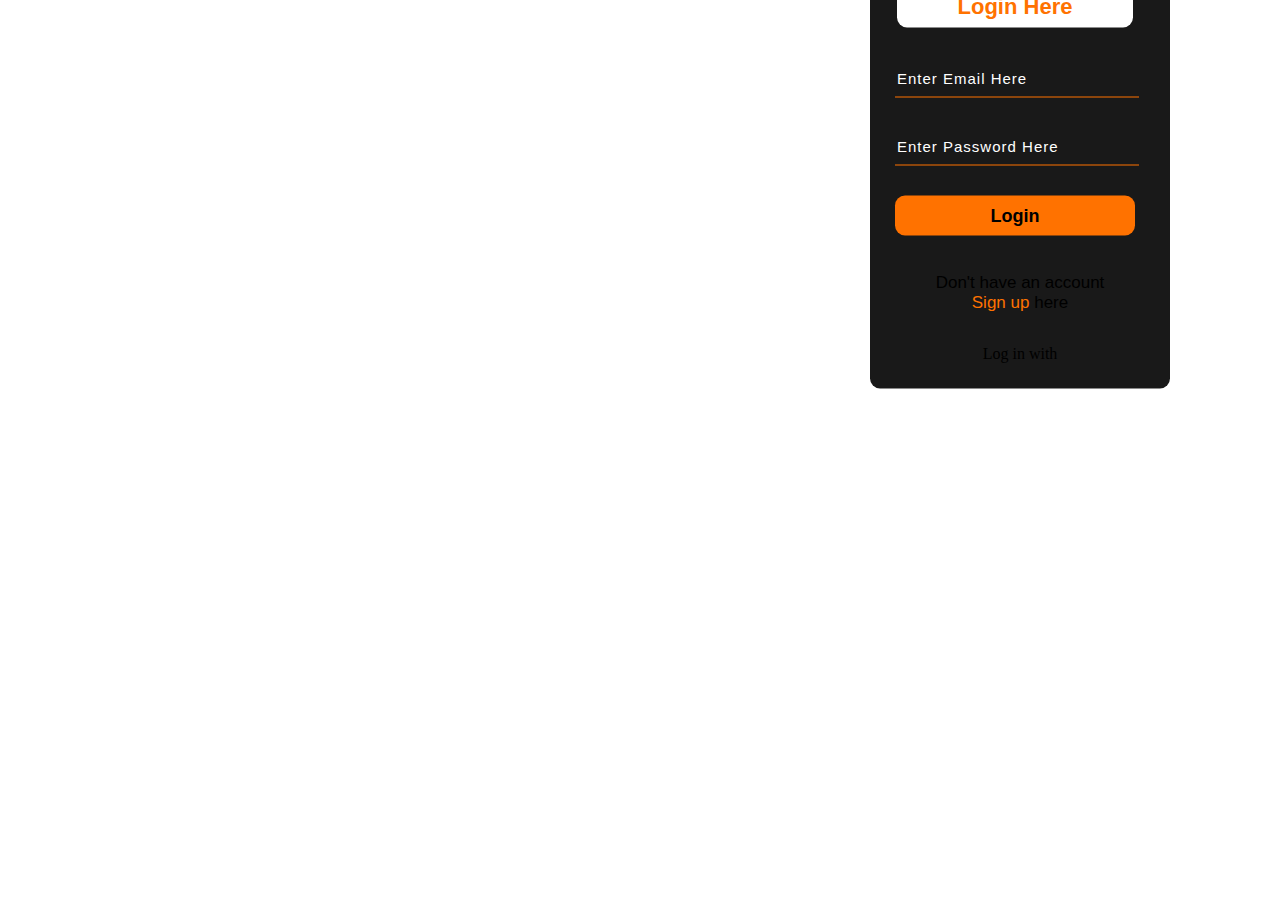
<file: formlogin.html>
<!DOCTYPE html>
<html lang="en">
<head>
    <meta charset="UTF-8">
    <meta http-equiv="X-UA-Compatible" content="IE=edge">
    <meta name="viewport" content="width=device-width, initial-scale=1.0">
    <title>Login</title>
    <link rel="stylesheet" href="css/styleform.css">
    <link rel="preconnect" href="https://fonts.gstatic.com">
    <link href="https://fonts.googleapis.com/css2?family=Josefin+Sans:ital,wght@0,100;0,200;0,300;0,400;0,500;0,600;0,700;1,100;1,200;1,300;1,400;1,500;1,600;1,700&display=swap" rel="stylesheet">
    <link rel="stylesheet" href="https://cdnjs.cloudflare.com/ajax/libs/font-awesome/5.15.3/css/all.min.css" integrity="sha512-iBBXm8fW90+nuLcSKlbmrPcLa0OT92xO1BIsZ+ywDWZCvqsWgccV3gFoRBv0z+8dLJgyAHIhR35VZc2oM/gI1w==" crossorigin="anonymous" referrerpolicy="no-referrer" />
</head>
<body>
    <div class="container">
        <div class="form">
            <h2>Login Here</h2>
            <input type="email" name="email" placeholder="Enter Email Here">
            <input type="password" name="" placeholder="Enter Password Here">
            <button class="btnn"><a href="#">Login</a></button>

            <p class="link">Don't have an account<br>
            <a href="#">Sign up </a> here</a></p>
            <p class="liw">Log in with</p>

            <div class="icons">
                <a href="#"><ion-icon name="logo-facebook"></ion-icon></a>
                <a href="#"><ion-icon name="logo-instagram"></ion-icon></a>
                <a href="#"><ion-icon name="logo-twitter"></ion-icon></a>
                <a href="#"><ion-icon name="logo-google"></ion-icon></a>
                <a href="#"><ion-icon name="logo-skype"></ion-icon></a>
            </div>

        </div>
    </div>
</body>
</html>
</file>
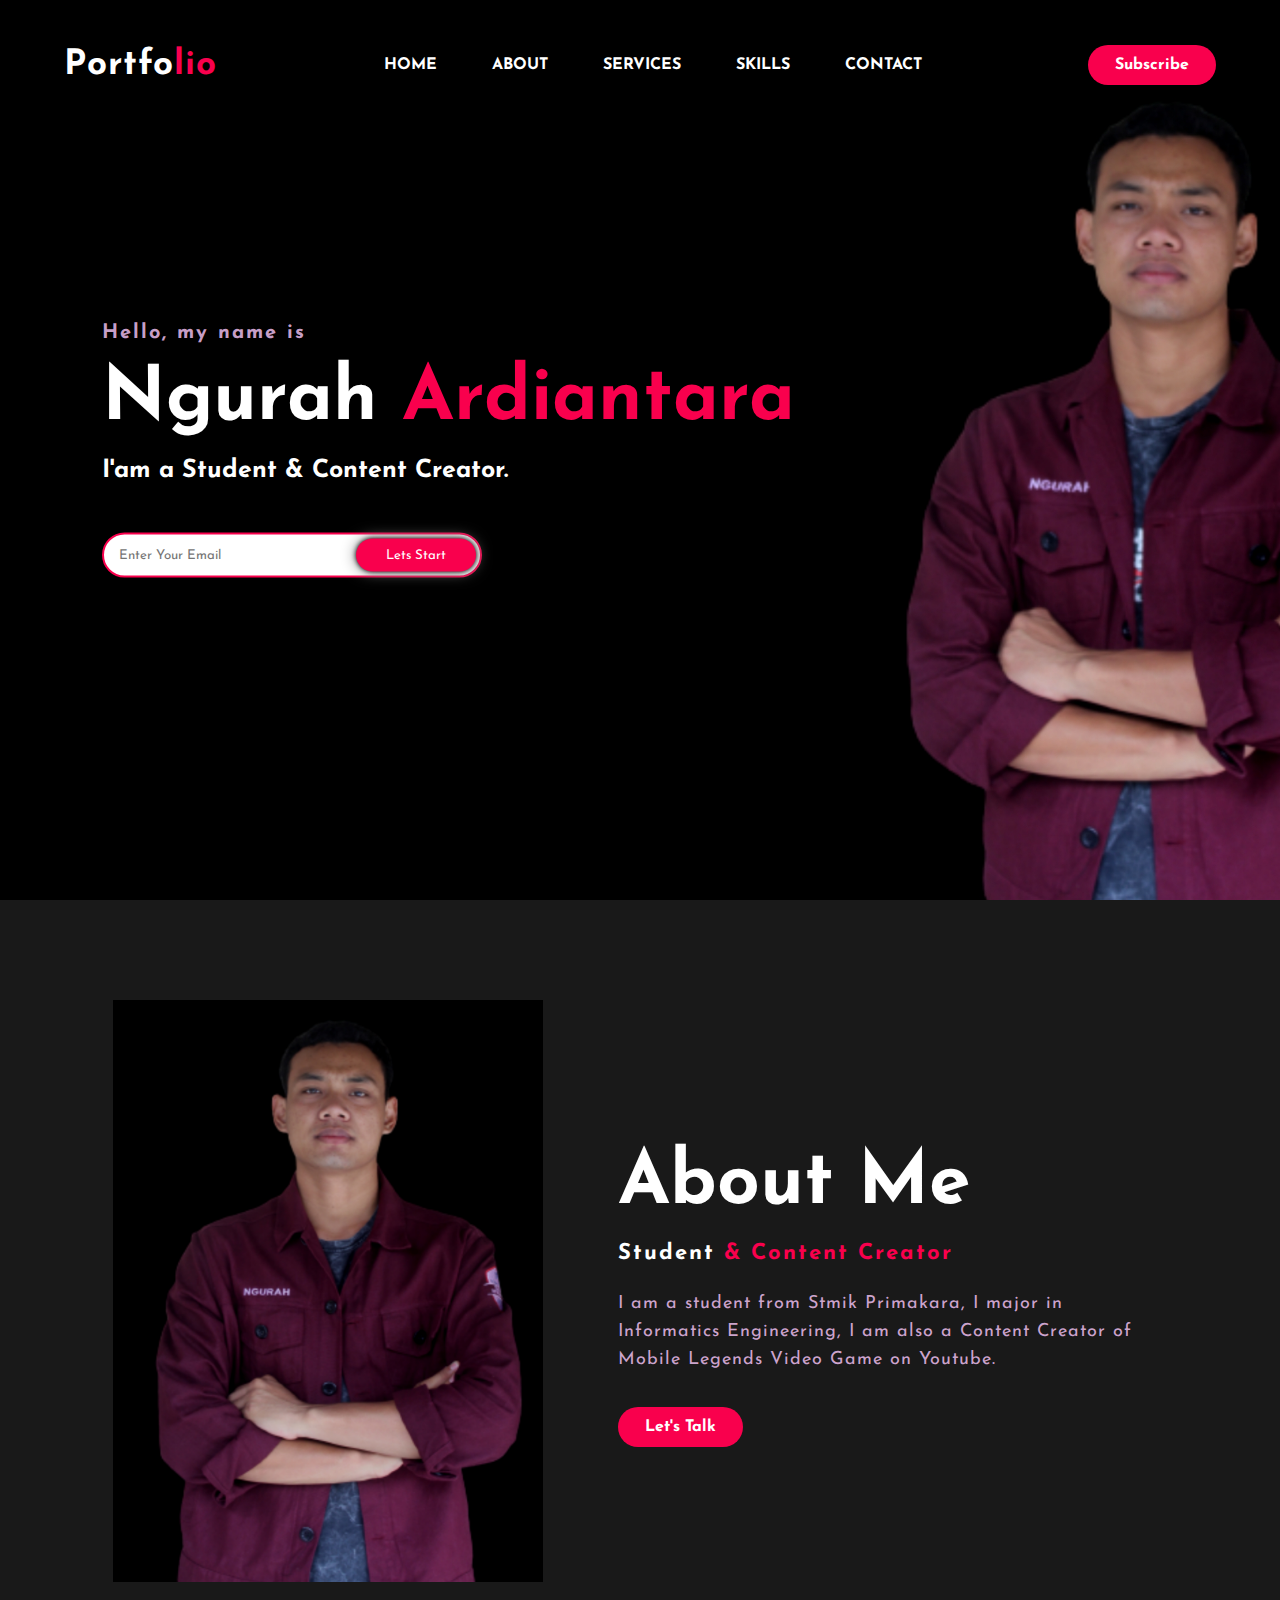
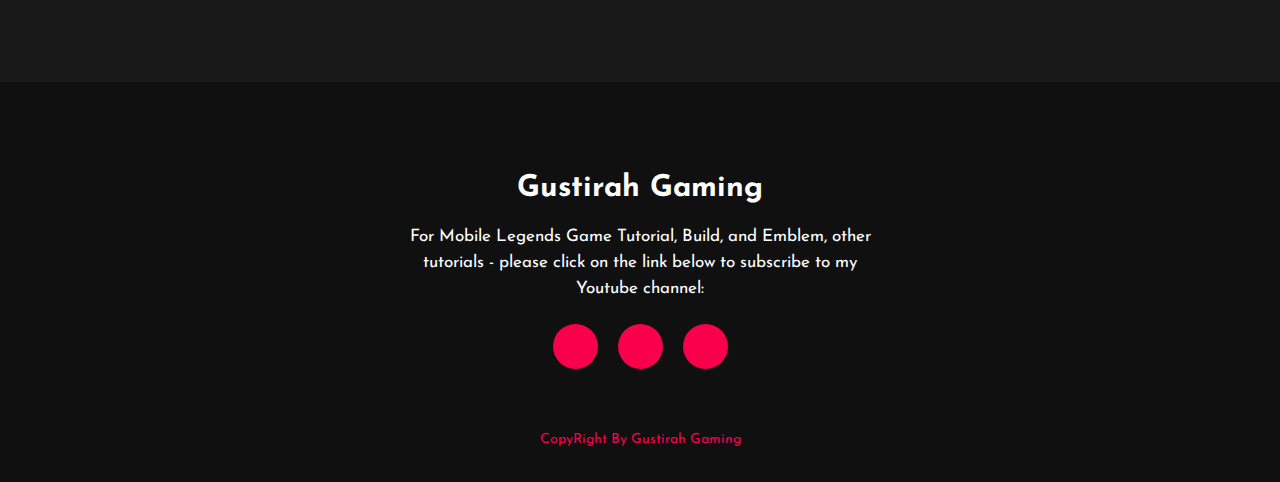
<file: index1.html>
<!DOCTYPE html>
<html>
<head>
	<title>Portfolio website</title>
	<link rel="stylesheet" type="text/css" href="css/style1.css">
	<link rel="preconnect" href="https://fonts.gstatic.com">
    <link href="https://fonts.googleapis.com/css2?family=Josefin+Sans:ital,wght@0,100;0,200;0,300;0,400;0,500;0,600;0,700;1,100;1,200;1,300;1,400;1,500;1,600;1,700&display=swap" rel="stylesheet">
    <link rel="stylesheet" href="https://cdnjs.cloudflare.com/ajax/libs/font-awesome/5.15.3/css/all.min.css" integrity="sha512-iBBXm8fW90+nuLcSKlbmrPcLa0OT92xO1BIsZ+ywDWZCvqsWgccV3gFoRBv0z+8dLJgyAHIhR35VZc2oM/gI1w==" crossorigin="anonymous" referrerpolicy="no-referrer" />

</head>
<body>
	<!----hero Section start---->

	<div class="hero">
		<nav>
			<h2 class="logo">Portfo<span>lio</span></h2>
			<ul>
				<li><a href="index3.html">HOME</a></li>
				<li><a href="index1.html">ABOUT</a></li>
				<li><a href="index4.html">SERVICES</a></li>
				<li><a href="#">SKILLS</a></li>
				<li><a href="index6.html">CONTACT</a></li>
			</ul>
			<a href="https://www.youtube.com/channel/UCRa5KV6FtFvQ-TUTqfYdjaA" class="btn">Subscribe</a>
		</nav>

		<div class="content">
			<h4>Hello, my name is</h4>
			<h1>Ngurah <span> Ardiantara</span></h1>
			<h3>I'am a Student & Content Creator.</h3>
			<div class="newslatter">
				<form>
					<input type="email" name="email" id="mail" placeholder="Enter Your Email">
					<input type="submit" name="submit" value="Lets Start">
				</form>
			</div>
		</div>
	</div>
	</div>

	<!----About section start---->
	<section class="about">
		<div class="main">
			<img src="img/ngurah2.jpg">
			<div class="about-text">
				<h2>About Me</h2>
				<h5>Student <span>& Content Creator</span></h5>
				<p>I am a student from Stmik Primakara, I major in Informatics Engineering, I am also a Content Creator of Mobile Legends Video Game on Youtube.</p>
				<a href="https://wa.me/085792385724" class="btn">Let's Talk</a>
			</div>
		</div>
	</section>
	<!------footer start--------->
	<footer>
		<p>Gustirah Gaming</p>
		<p>For Mobile Legends Game Tutorial, Build, and Emblem, other tutorials - please click on the link below to subscribe to my Youtube channel:</p>
		<div class="social">
			<a href="https://www.facebook.com/profile.php?id=100084122017708"><i class="fab fa-facebook-f"></i></a>
			<a href="https://www.instagram.com/p/CgwexoQrIRM/?igshid=YmMyMTA2M2Y="><i class="fab fa-instagram"></i></a>
			<a href="https://www.youtube.com/channel/UCRa5KV6FtFvQ-TUTqfYdjaA"><i class="fab fa-youtube"></i></a>
		</div>
		<p class="end">CopyRight By Gustirah Gaming</p>
	</footer>
</body>
</html>
</file>
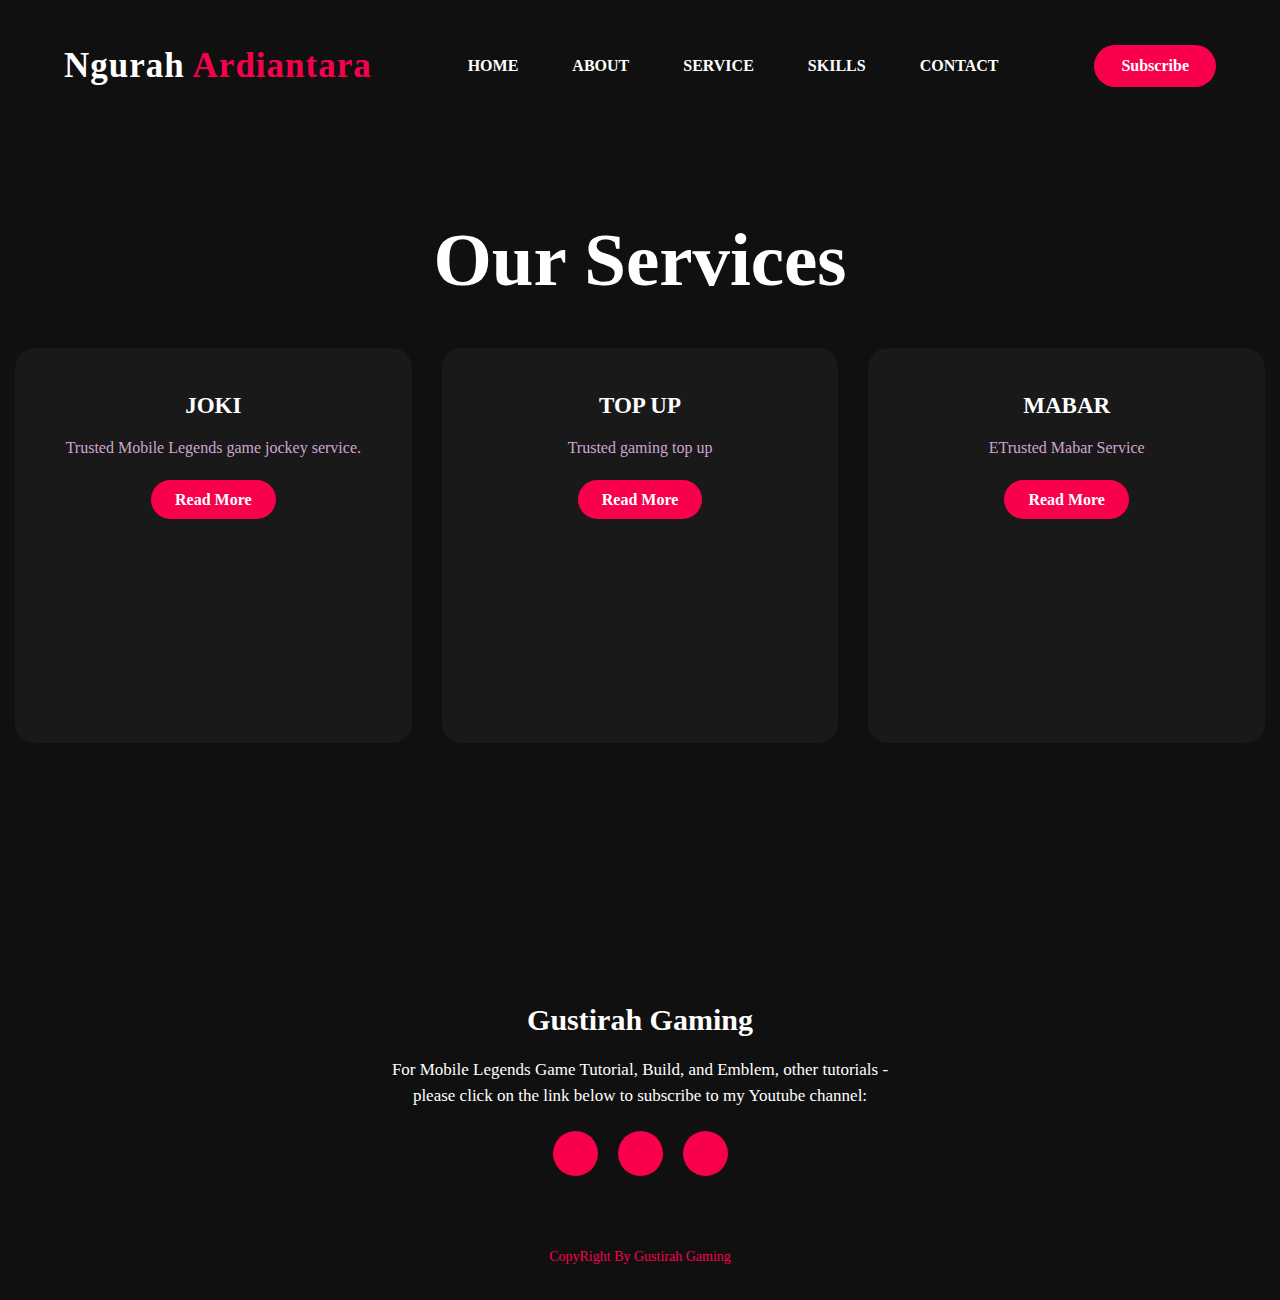
<file: index4.html>
<!DOCTYPE html>
<html lang="en">
<head>
    <meta charset="UTF-8">
    <meta http-equiv="X-UA-Compatible" content="IE=edge">
    <meta name="viewport" content="width=device-width, initial-scale=1.0">
    <title>Service</title>
    <link rel="stylesheet" href="css/style4.css">
    <link rel="preconnect" href="https://fonts.gstatic.com">
    <link href="https://fonts.googleapis.com/css2?family=Josefin+Sans:ital,wght@0,100;0,200;0,300;0,400;0,500;0,600;0,700;1,100;1,200;1,300;1,400;1,500;1,600;1,700&display=swap" rel="stylesheet">
    <link rel="stylesheet" href="https://cdnjs.cloudflare.com/ajax/libs/font-awesome/5.15.3/css/all.min.css" integrity="sha512-iBBXm8fW90+nuLcSKlbmrPcLa0OT92xO1BIsZ+ywDWZCvqsWgccV3gFoRBv0z+8dLJgyAHIhR35VZc2oM/gI1w==" crossorigin="anonymous" referrerpolicy="no-referrer" />
</head>
<body>
    <div class="hero">
		<nav>
			<h2 class="logo">Ngurah<span> Ardiantara</span></h2>
			<ul>
				<li><a href="index3.html">HOME</a></li>
                <li><a href="index1.html">ABOUT</a></li>
				<li><a href="index4.html">SERVICE</a></li>
				<li><a href="#">SKILLS</a></li>
				<li><a href="index6.html">CONTACT</a></li>
			</ul>
			<a href="https://www.youtube.com/channel/UCRa5KV6FtFvQ-TUTqfYdjaA" class="btn">Subscribe</a>
		</nav>
        <div class="service">
            <div class="title">
                <h2>Our Services</h2>
            </div>
    
            <div class="box">
                <div class="card">
                    <i class="fas fa-bars"></i>
                    <h5>JOKI</h5>
                    <div class="pra">
                        <p>Trusted Mobile Legends game jockey service.</p>
    
                        <p style="text-align: center;">
                            <a class="button" href="#">Read More</a>
                        </p>
                    </div>
                </div>
    
                <div class="card">
                    <i class="far fa-user"></i>
                    <h5>TOP UP</h5>
                    <div class="pra">
                        <p>Trusted gaming top up</p>
    
                        <p style="text-align: center;">
                            <a class="button" href="#">Read More</a>
                        </p>
                    </div>
                </div>
    
                <div class="card">
                    <i class="far fa-bell"></i>
                    <h5>MABAR</h5>
                    <div class="pra">
                        <p>ETrusted Mabar Service</p>
    
                        <p style="text-align: center;">
                            <a class="button" href="#">Read More</a>
                        </p>
                    </div>
                </div>
            </div>
        </div>
    </div>
    <footer>
		<p>Gustirah Gaming</p>
		<p>For Mobile Legends Game Tutorial, Build, and Emblem, other tutorials - please click on the link below to subscribe to my Youtube channel:</p>
		<div class="social">
			<a href="https://www.facebook.com/profile.php?id=100084122017708"><i class="fab fa-facebook-f"></i></a>
			<a href="https://www.instagram.com/p/CgwexoQrIRM/?igshid=YmMyMTA2M2Y="><i class="fab fa-instagram"></i></a>
			<a href="https://www.youtube.com/channel/UCRa5KV6FtFvQ-TUTqfYdjaA"><i class="fab fa-youtube"></i></a>
		</div>
		<p class="end">CopyRight By Gustirah Gaming</p>
	</footer>

</body>
</html>
</file>
<file: css/styleform.css>
.form{
    width: 250px;
    height: 380px;
    background-color:  #191919;
    position: absolute;
    top: -20px;
    left: 870px;
    transform: translate(0%,-5%);
    border-radius: 10px;
    padding: 25px;
}

.form h2{
    width: 220px;
    font-family: sans-serif;
    text-align: center;
    color: #ff7200;
    font-size: 22px;
    background-color: #fff;
    border-radius: 10px;
    margin: 2px;
    padding: 8px;
}

.form input{
    width: 240px;
    height: 35px;
    background: transparent;
    border-bottom: 1px solid #ff7200;
    border-top: none;
    border-right: none;
    border-left: none;
    color: #fff;
    font-size: 15px;
    letter-spacing: 1px;
    margin-top: 30px;
    font-family: sans-serif;
}

.form input:focus{
    outline: none;
}

::placeholder{
    color: #fff;
    font-family: Arial;
}

.btnn{
    width: 240px;
    height: 40px;
    background: #ff7200;
    border: none;
    margin-top: 30px;
    font-size: 18px;
    border-radius: 10px;
    cursor: pointer;
    color: #fff;
    transition: 0.4s ease;
}
.btnn:hover{
    background: #fff;
    color: #ff7200;
}
.btnn a{
    text-decoration: none;
    color: #000;
    font-weight: bold;
}
.form .link{
    font-family: Arial, Helvetica, sans-serif;
    font-size: 17px;
    padding-top: 20px;
    text-align: center;
}
.form .link a{
    text-decoration: none;
    color: #ff7200;
}
.liw{
    padding-top: 15px;
    padding-bottom: 10px;
    text-align: center;
}
.icons a{
    text-decoration: none;
    color: #fff;
}
.icons ion-icon{
    color: #fff;
    font-size: 30px;
    padding-left: 14px;
    padding-top: 5px;
    transition: 0.3s ease;
}
.icons ion-icon:hover{
    color: #ff7200;
}
</file>
<file: css/style1.css>
*{
	padding: 0;
	margin: 0;
	font-family: 'Josefin Sans', sans-serif;
	box-sizing: border-box;
}
.hero{
	height: 100vh;
	width: 100%;
	background-image: url(../img/ngurah1.jpg);
	background-size: cover;
	background-position: center;
}
nav{
	display: flex;
	align-items: center;
	justify-content: space-between;
	padding-top: 45px;
	padding-left: 5%;
	padding-right: 5%;
}
.logo{
	color: white;
	font-size: 35px;
	letter-spacing: 1px;
	cursor: pointer;
}
span{
	color: #f9004d;
}
nav ul li{
	list-style-type: none;
	display: inline-block;
	padding: 10px  25px;
}
nav ul li a{
	color: white;
	text-decoration: none;
	font-weight: bold;
	text-transform: capitalize;
}
nav ul li a:hover{
	color: #f9004d;
	transition: .4s;
}
.btn{
	background-color:#f9004d;
	color: white;
	text-decoration: none;
	border: 2px solid transparent;
	font-weight: bold;
	padding: 10px 25px;
	border-radius: 30px;
	transition: transform .4s; 
}
.btn:hover{
	transform: scale(1.2);
}
.content{
	position: absolute;
	top: 50%;
	left:8%;
	transform: translateY(-50%);
}
h1{
	color: white;
	margin: 20px 0px 20px;
	font-size: 75px;
}
h3{
	color: white;
	font-size: 25px;
	margin-bottom: 50px;
}
h4{
	color: #fcfc;
	letter-spacing: 2px;
	font-size: 20px;
}
.newslatter form{
	width: 380px;
	max-width: 100%;
	position: relative;
}
.newslatter form input:first-child{
	display: inline-block;
	width: 100%;
	padding: 14px 130px 14px 15px;
	border: 2px solid #f9004d;
	outline: none;
	border-radius: 30px;
}
.newslatter form input:last-child{
	position: absolute;
	display: inline-block;
	outline: none;
	border: none;
	padding: 10px 30px;
	border-radius: 30px;
	background-color:#f9004d;
	color: white;
	box-shadow: 0px 0px 5px #000, 0px 0px 15px #858585;
	top: 6px;
	right: 6px; 
}

.about{
	width: 100%;
	padding: 100px 0px;
	background-color: #191919;
}
.about img{
	height: auto;
	width: 430px;
}
.about-text{
	width: 550px;
}
.main{
	width: 1130px;
	max-width: 95%;
	margin: 0 auto;
	display: flex;
	align-items: center;
	justify-content: space-around;
}
.about-text h2{
	color: white;
	font-size: 75px;
	text-transform: capitalize;
	margin-bottom: 20px;
}
.about-text h5{
	color: white;
	letter-spacing: 2px;
	font-size: 22px;
	margin-bottom: 25px;
	text-transform: capitalize;
}
.about-text p{
	color: #fcfc;
	letter-spacing: 1px;
	line-height: 28px;
	font-size: 18px;
	margin-bottom: 45px;
}
button{
	background-color:#f9004d;
	color: white;
	text-decoration: none;
	border: 2px solid transparent;
	font-weight: bold;
	padding: 13px 30px;
	border-radius: 30px;
	transition: .4s; 
}
button:hover{
	background-color: transparent;
	border: 2px solid #f9004d;
	cursor: pointer;
}

.service{
	background: #101010;
	width: 100%;
	padding: 100px 0px;
}
.title h2{
	color: white;
	font-size: 75px;
	width: 1130px;
	margin: 30px auto;
	text-align: center;
}
.box{
	display: flex;
	justify-content: center;
	align-items: center;
	min-height: 400px;
}
.card{
	height: 365px;
	width: 335px;
	padding: 20px 35px;
	background: #191919;
	border-radius: 20px;
	margin: 15px;
	position: relative;
	overflow: hidden;
	text-align: center;
}
.card i{
	font-size: 50px;
	display: block;
	text-align: center;
	margin: 25px 0px;
	color: #f9004d;

}
h5{
	color: white;
	font-size: 23px;
	margin-bottom: 15px;
}
.pra p{
	color: #fcfc;
	font-size: 16px;
	line-height: 27px;
	margin-bottom: 25px;
}
.card .button{
	background-color:#f9004d;
	color: white;
	text-decoration: none;
	border: 2px solid transparent;
	font-weight: bold;
	padding: 9px 22px;
	border-radius: 30px;
	transition: .4s; 
}
.card .button:hover{
	background-color: transparent;
	border: 2px solid #f9004d;
	cursor: pointer;
}
.contact-me{
	width: 100%;
	height: 290px;
	background: #191919;
	display: flex;
	align-items: center;
	flex-direction: column;
	justify-content: center;
}
.contact-me p{
	color: white;
	font-size: 30px;
	font-weight: bold;
	margin-bottom: 25px;
}
.contact-me .button-two{
	background-color:#f9004d;
	color: white;
	text-decoration: none;
	border: 2px solid transparent;
	font-weight: bold;
	padding: 13px 30px;
	border-radius: 30px;
	transition: .4s; 
}
.contact-me .button-two:hover{
	background-color: transparent;
	border: 2px solid #f9004d;
	cursor: pointer;
}
footer{
	position: relative;
	width: 100%;
	height: 400px;
	background: #101010;
	display: flex;
	flex-direction: column;
	align-items: center;
	justify-content: center;
}
footer p:nth-child(1){
	font-size: 30px;
	color: white;
	margin-bottom: 20px;
	font-weight: bold;
}
footer p:nth-child(2){
	color: white;
	font-size: 17px;
	width: 500px;
	text-align: center;
	line-height: 26px;
}
.social{
	display: flex;
}
.social a{
	width: 45px;
	height: 45px;
	display: flex;
	align-items: center;
	justify-content: center;
	background:  #f9004d;
	border-radius: 50%;
	margin: 22px 10px;
	color: white;
	text-decoration: none;
	font-size: 20px;
}
.social a:hover{
	transform: scale(1.3);
	transition: .3s;
}
.end{
	position: absolute;
	color:#f9004d;
	bottom: 35px;
	font-size: 14px; 
}
</file>
<file: css/style4.css>
*{
    padding:0;
    margin: 0;
}
.hero{
	height: 100vh;
	width: 100%;
	background-color: #101010;
	background-size: cover;
	background-position: center;
}
nav{
	display: flex;
	align-items: center;
	justify-content: space-between;
	padding-top: 45px;
	padding-left: 5%;
	padding-right: 5%;
}
.logo{
	color: white;
	font-size: 35px;
	letter-spacing: 1px;
	cursor: pointer;
}
span{
	color: #f9004d;
}
nav ul li{
	list-style-type: none;
	display: inline-block;
	padding: 10px  25px;
}
nav ul li a{
	color: white;
	text-decoration: none;
	font-weight: bold;
	text-transform: capitalize;
}
nav ul li a:hover{
	color: #f9004d;
	transition: .4s;
}
.btn{
	background-color:#f9004d;
	color: white;
	text-decoration: none;
	border: 2px solid transparent;
	font-weight: bold;
	padding: 10px 25px;
	border-radius: 30px;
	transition: transform .4s; 
}
.btn:hover{
	transform: scale(1.2);
}
.service{
	background: #101010;
	width: 100%;
	padding: 100px 0px;
}
.title h2{
	color: white;
	font-size: 75px;
	width: 1130px;
	margin: 30px auto;
	text-align: center;
}
.box{
	display: flex;
	justify-content: center;
	align-items: center;
	min-height: 400px;
}
.card{
	height: 355px;
	width: 335px;
	padding: 20px 35px;
	background: #191919;
	border-radius: 20px;
	margin: 15px;
	position: relative;
	overflow: hidden;
	text-align: center;
}
.card i{
	font-size: 50px;
	display: block;
	text-align: center;
	margin: 25px 0px;
	color: #f9004d;

}
h5{
	color: white;
	font-size: 23px;
	margin-bottom: 15px;
}
.pra p{
	color: #fcfc;
	font-size: 16px;
	line-height: 27px;
	margin-bottom: 25px;
}
.card .button{
	background-color:#f9004d;
	color: white;
	text-decoration: none;
	border: 2px solid transparent;
	font-weight: bold;
	padding: 9px 22px;
	border-radius: 30px;
	transition: .4s; 
}
.card .button:hover{
	background-color: transparent;
	border: 2px solid #f9004d;
	cursor: pointer;
}
.contact-me{
	width: 100%;
	height: 290px;
	background: #191919;
	display: flex;
	align-items: center;
	flex-direction: column;
	justify-content: center;
}
.contact-me p{
	color: white;
	font-size: 30px;
	font-weight: bold;
	margin-bottom: 25px;
}
.contact-me .button-two{
	background-color:#f9004d;
	color: white;
	text-decoration: none;
	border: 2px solid transparent;
	font-weight: bold;
	padding: 13px 30px;
	border-radius: 30px;
	transition: .4s; 
}
.contact-me .button-two:hover{
	background-color: transparent;
	border: 2px solid #f9004d;
	cursor: pointer;
}
footer{
	position: relative;
	width: 100%;
	height: 400px;
	background: #101010;
	display: flex;
	flex-direction: column;
	align-items: center;
	justify-content: center;
}
footer p:nth-child(1){
	font-size: 30px;
	color: white;
	margin-bottom: 20px;
	font-weight: bold;
}
footer p:nth-child(2){
	color: white;
	font-size: 17px;
	width: 500px;
	text-align: center;
	line-height: 26px;
}
.social{
	display: flex;
}
.social a{
	width: 45px;
	height: 45px;
	display: flex;
	align-items: center;
	justify-content: center;
	background:  #f9004d;
	border-radius: 50%;
	margin: 22px 10px;
	color: white;
	text-decoration: none;
	font-size: 20px;
}
.social a:hover{
	transform: scale(1.3);
	transition: .3s;
}
.end{
	position: absolute;
	color:#f9004d;
	bottom: 35px;
	font-size: 14px; 
}
</file>
